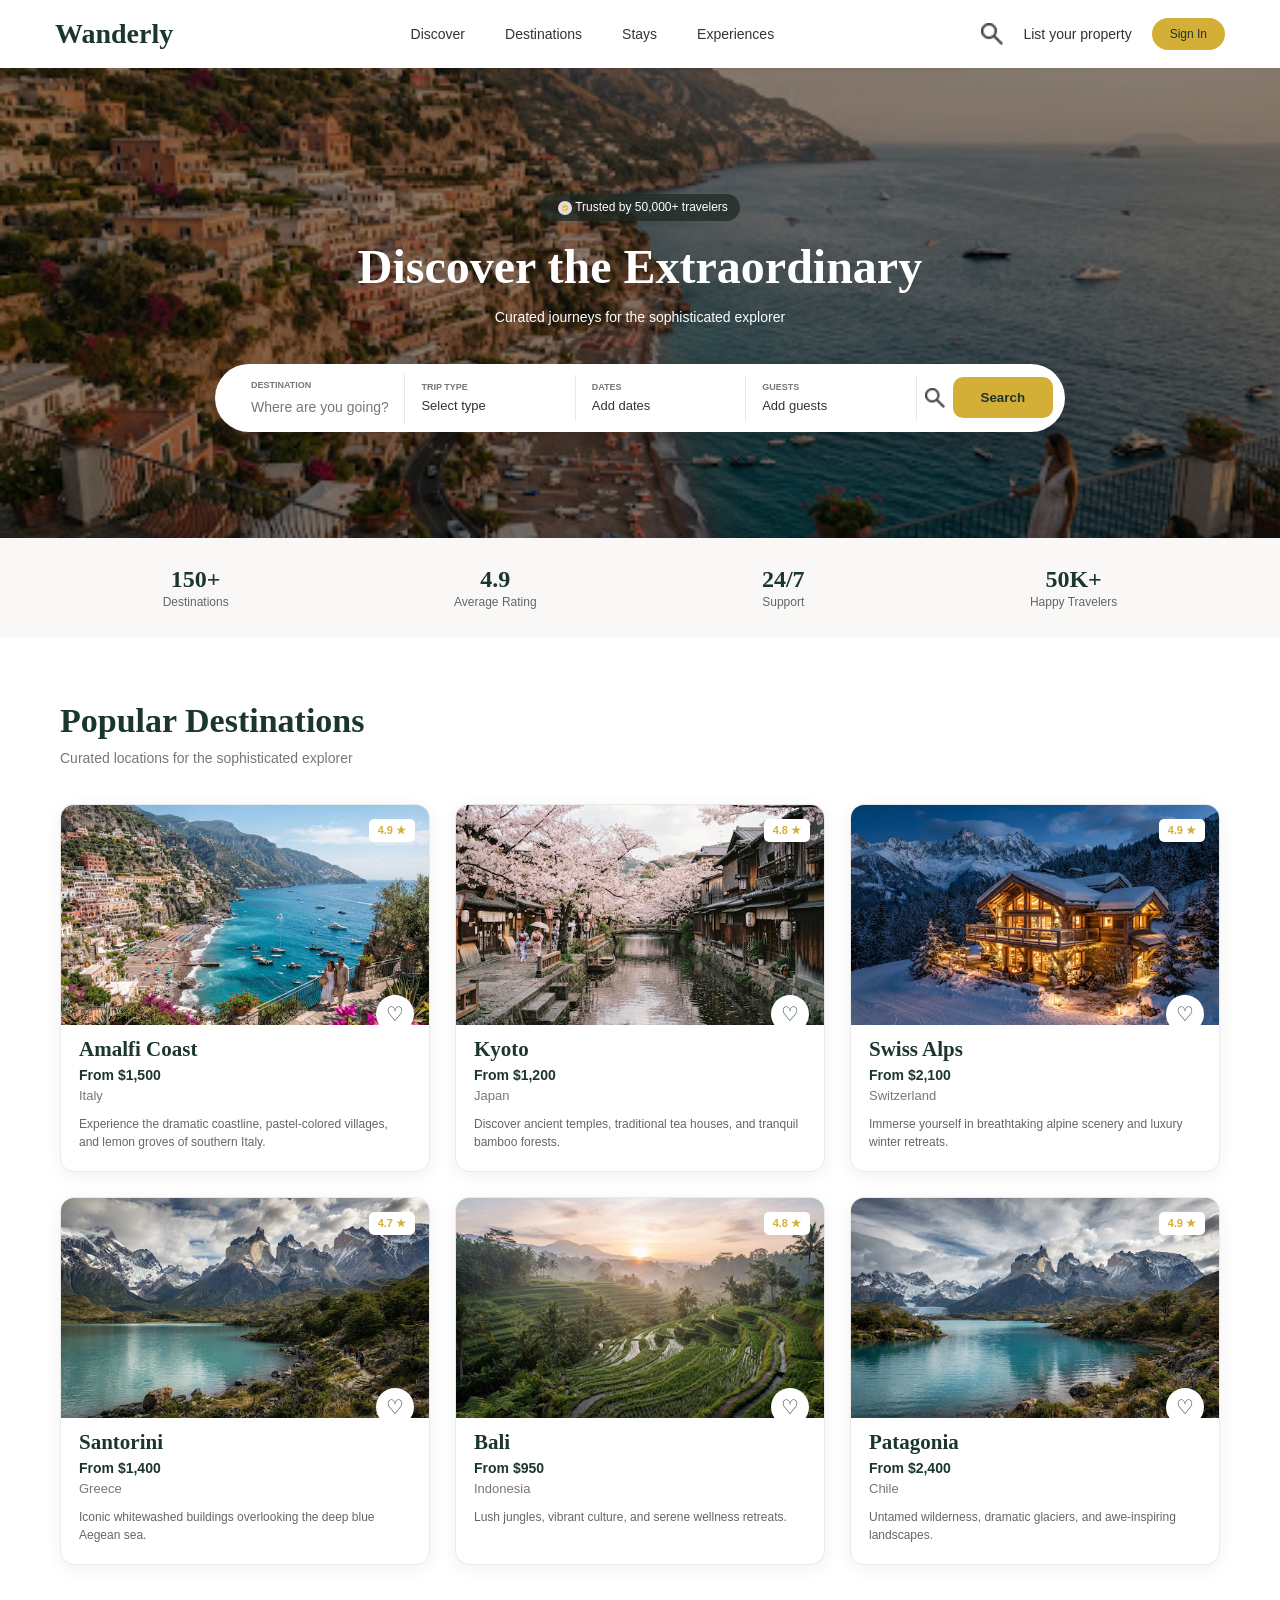
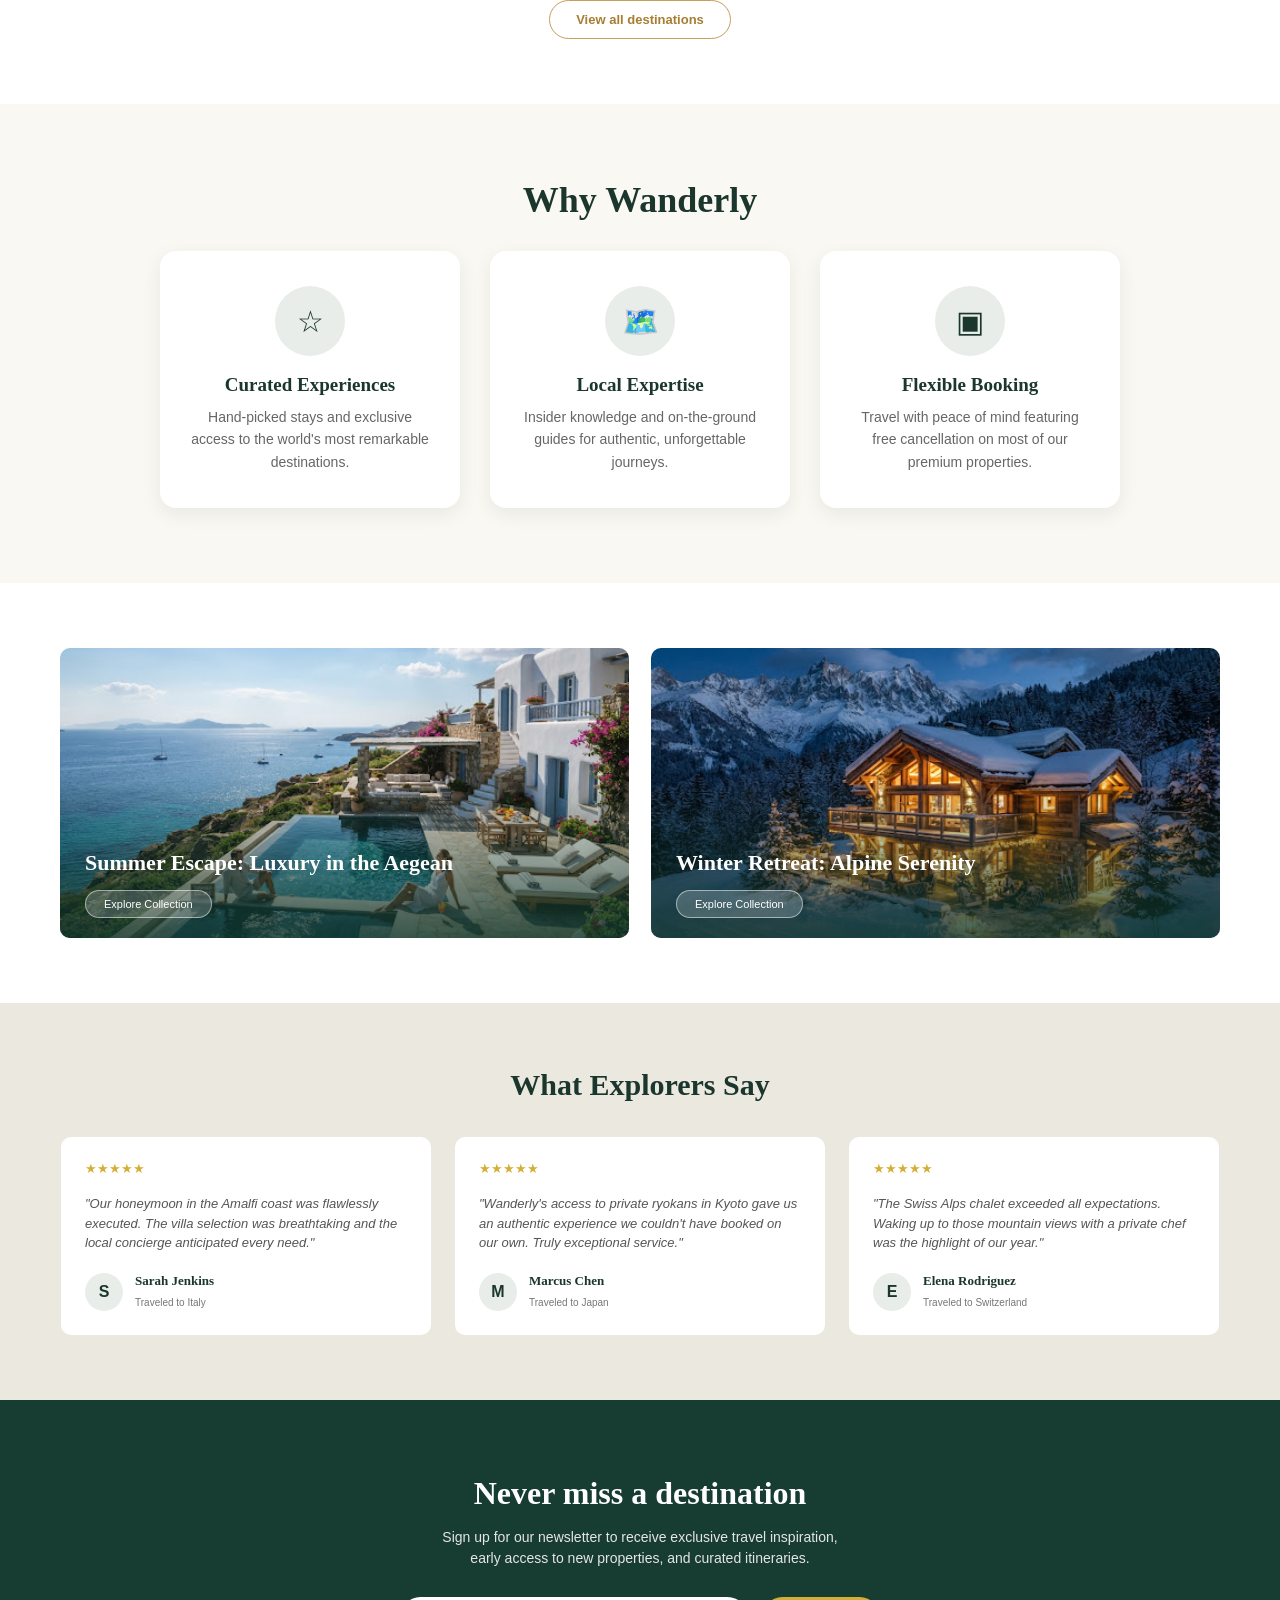
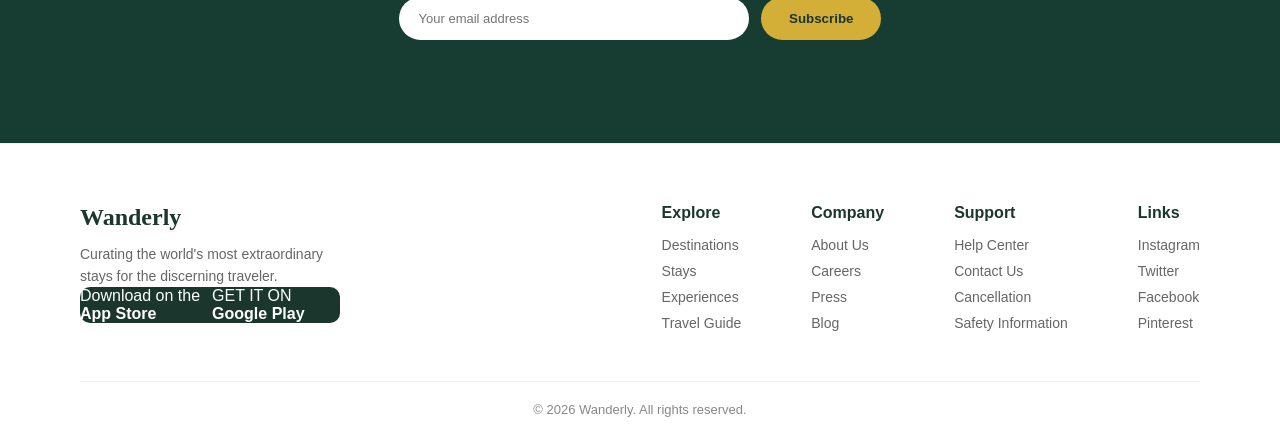
<file: index.html>
<!DOCTYPE html>
<html lang="en">

<head>
    <meta charset="UTF-8">
    <meta name="viewport" content="width=device-width, initial-scale=1.0">
    <title>Wanderly</title>
    <link rel="stylesheet" href="style.css">
</head>

<body>

    <header>

        <nav class="navbar">

            <a href="#" class="logo">Wanderly</a>

            <div class="nav-links">
                <a href="#">Discover</a>
                <a href="#">Destinations</a>
                <a href="#">Stays</a>
                <a href="#">Experiences</a>
            </div>

            <div class="nav-right">

                <span class="search-icon">
                    <img src="Button.png" alt="Search">
                </span>

                <a href="#">List your property</a>

               
    <button onclick="window.location.href='signin.html'">Sign In</button>
            </div>

<button class="hamburger" aria-label="Open menu">☰</button>

        </nav>

        <section class="hero">

            <div class="hero-content">
                <p>
                    <img src="tick.jpg" alt="">
                    Trusted by 50,000+ travelers
                </p>

                <h1>Discover the Extraordinary</h1>

                <p>Curated journeys for the sophisticated explorer</p>
            </div>

            <div class="search-box">

                <div>
    <strong>DESTINATION</strong>
    <input type="text" id="destinationInput" placeholder="Where are you going?">
</div>

                <div>
                    <strong>TRIP TYPE</strong>
                    <span>Select type</span>
                </div>

                <div>
                    <strong>DATES</strong>
                    <span>Add dates</span>
                </div>

                <div>
                    <strong>GUESTS</strong>
                    <span>Add guests</span>
                </div>

                <span>
                    <img src="Button.png" alt="">
                </span>

                <button id="searchBtn">Search</button>

            </div>

        </section>

        <section class="stats">

            <div>
                <h3>150+</h3>
                <p>Destinations</p>
            </div>

            <div>
                <h3>4.9</h3>
                <p>Average Rating</p>
            </div>

            <div>
                <h3>24/7</h3>
                <p>Support</p>
            </div>

            <div>
                <h3>50K+</h3>
                <p>Happy Travelers</p>
            </div>

        </section>

    </header>


   <section class="destinations" id="destinations">

    <h2>Popular Destinations</h2>
    <p>Curated locations for the sophisticated explorer</p>

    <div class="destination-cards">
           <div class="card">

    <img src="card1.jpg" alt="Amalfi Coast">

    <button class="save-btn" data-name="Amalfi Coast">♡</button>

    <span class="rating">4.9 ★</span>
    <h3>Amalfi Coast</h3>
    <h4>From $1,500</h4>
    <p>Italy</p>
    <span>Experience the dramatic coastline, pastel-colored villages, and lemon groves of southern Italy.</span>

</div>
<div class="card">

    <img src="card2.jpg" alt="Kyoto">

    <button class="save-btn" data-name="Kyoto">♡</button>

    <span class="rating">4.8 ★</span>
    <h3>Kyoto</h3>
    <h4>From $1,200</h4>
    <p>Japan</p>
    <span>Discover ancient temples, traditional tea houses, and tranquil bamboo forests.</span>

</div>

            <div class="card">

    <img src="card3.jpg" alt="Swiss Alps">

    <button class="save-btn" data-name="Swiss Alps">♡</button>

    <span class="rating">4.9 ★</span>
    <h3>Swiss Alps</h3>
    <h4>From $2,100</h4>
    <p>Switzerland</p>
    <span>Immerse yourself in breathtaking alpine scenery and luxury winter retreats.</span>

</div>
            <div class="card">

    <img src="card4.jpg" alt="Santorini">

    <button class="save-btn" data-name="Santorini">♡</button>

    <span class="rating">4.7 ★</span>
    <h3>Santorini</h3>
    <h4>From $1,400</h4>
    <p>Greece</p>
    <span>Iconic whitewashed buildings overlooking the deep blue Aegean sea.</span>

</div>

            <div class="card">

    <img src="card5.jpg" alt="Bali">

    <button class="save-btn" data-name="Bali">♡</button>

    <span class="rating">4.8 ★</span>
    <h3>Bali</h3>
    <h4>From $950</h4>
    <p>Indonesia</p>
    <span>Lush jungles, vibrant culture, and serene wellness retreats.</span>

</div>

            <div class="card">

    <img src="card6.jpg" alt="Patagonia">

    <button class="save-btn" data-name="Patagonia">♡</button>

    <span class="rating">4.9 ★</span>
    <h3>Patagonia</h3>
    <h4>From $2,400</h4>
    <p>Chile</p>
    <span>Untamed wilderness, dramatic glaciers, and awe-inspiring landscapes.</span>

</div>

        </div>

        <button class="view-all">View all destinations</button>

    </section>


    <section class="why">

        <h2>Why Wanderly</h2>

        <div class="features">

            <div>
                <span>☆</span>
                <h3>Curated Experiences</h3>
                <p>Hand-picked stays and exclusive access to the world's most remarkable destinations.</p>
            </div>

            <div>
                <span>🗺️</span>
                <h3>Local Expertise</h3>
                <p>Insider knowledge and on-the-ground guides for authentic, unforgettable journeys.</p>
            </div>

            <div>
                <span>▣</span>
                <h3>Flexible Booking</h3>
                <p>Travel with peace of mind featuring free cancellation on most of our premium properties.</p>
            </div>

        </div>

    </section>


    <section class="offers">

        <div class="offer-card">

            <img src="offercard1.jpg" alt="Summer Escape">

            <div class="offer-text">
                <h2>Summer Escape: Luxury in the Aegean</h2>
                <button>Explore Collection</button>
            </div>

        </div>

        <div class="offer-card">

            <img src="offercard2.jpg" alt="Winter Retreat">

            <div class="offer-text">
                <h2>Winter Retreat: Alpine Serenity</h2>
                <button>Explore Collection</button>
            </div>

        </div>

    </section>


    <section class="testimonials">

        <h2>What Explorers Say</h2>

        <div class="reviews">

            <div class="review">
                <span class="stars">★★★★★</span>

                <p>
                    "Our honeymoon in the Amalfi coast was flawlessly executed. The villa selection was breathtaking and
                    the local concierge anticipated every need."
                </p>

                <div class="user">
                    <span>S</span>

                    <div>
                        <h3>Sarah Jenkins</h3>
                        <small>Traveled to Italy</small>
                    </div>
                </div>
            </div>

            <div class="review">
                <span class="stars">★★★★★</span>

                <p>
                    "Wanderly's access to private ryokans in Kyoto gave us an authentic experience we couldn't have
                    booked on our own. Truly exceptional service."
                </p>

                <div class="user">
                    <span>M</span>

                    <div>
                        <h3>Marcus Chen</h3>
                        <small>Traveled to Japan</small>
                    </div>
                </div>
            </div>

            <div class="review">
                <span class="stars">★★★★★</span>

                <p>
                    "The Swiss Alps chalet exceeded all expectations. Waking up to those mountain views with a private
                    chef was the highlight of our year."
                </p>

                <div class="user">
                    <span>E</span>

                    <div>
                        <h3>Elena Rodriguez</h3>
                        <small>Traveled to Switzerland</small>
                    </div>
                </div>
            </div>

        </div>

    </section>


    <section class="newsletter">

        <h2>Never miss a destination</h2>

        <p>
            Sign up for our newsletter to receive exclusive travel inspiration,<br>
            early access to new properties, and curated itineraries.
        </p>

        <input type="email" id="email" placeholder="Your email address">
        <button id="subscribe">Subscribe</button>

        <p id="message"></p>

    </section>


    <footer class="footer">

        <div class="footer-content">

            <div class="footer-brand">

                <h2>Wanderly</h2>

                <p>
                    Curating the world's most extraordinary stays for the discerning traveler.
                </p>

                <div class="app-buttons">
                    <span>Download on the<br><strong>App Store</strong></span>
                    <span>GET IT ON<br><strong>Google Play</strong></span>
                </div>

            </div>


            <div class="footer-links">

                <div>
                    <h4>Explore</h4>
                    <a href="#">Destinations</a>
                    <a href="#">Stays</a>
                    <a href="#">Experiences</a>
                    <a href="#">Travel Guide</a>
                </div>

                <div>
                    <h4>Company</h4>
                    <a href="#">About Us</a>
                    <a href="#">Careers</a>
                    <a href="#">Press</a>
                    <a href="#">Blog</a>
                </div>

                <div>
                    <h4>Support</h4>
                    <a href="#">Help Center</a>
                    <a href="#">Contact Us</a>
                    <a href="#">Cancellation</a>
                    <a href="#">Safety Information</a>
                </div>

                <div>
                    <h4>Links</h4>
                    <a href="#">Instagram</a>
                    <a href="#">Twitter</a>
                    <a href="#">Facebook</a>
                    <a href="#">Pinterest</a>
                </div>

            </div>

        </div>


        <div class="footer-bottom">
            © 2026 Wanderly. All rights reserved.
        </div>

    </footer>


    <div class="mobile-menu">

        <span class="close">✕</span>

        <a href="#">Discover</a>
        <a href="#">Destinations</a>
        <a href="#">Stays</a>
        <a href="#">Experiences</a>
        <a href="#">Search</a>
        <a href="signin.html">Sign In</a>

    </div>


    <button id="topBtn">↑</button>

    <script src="script.js"></script>

</body>

</html>
</file>
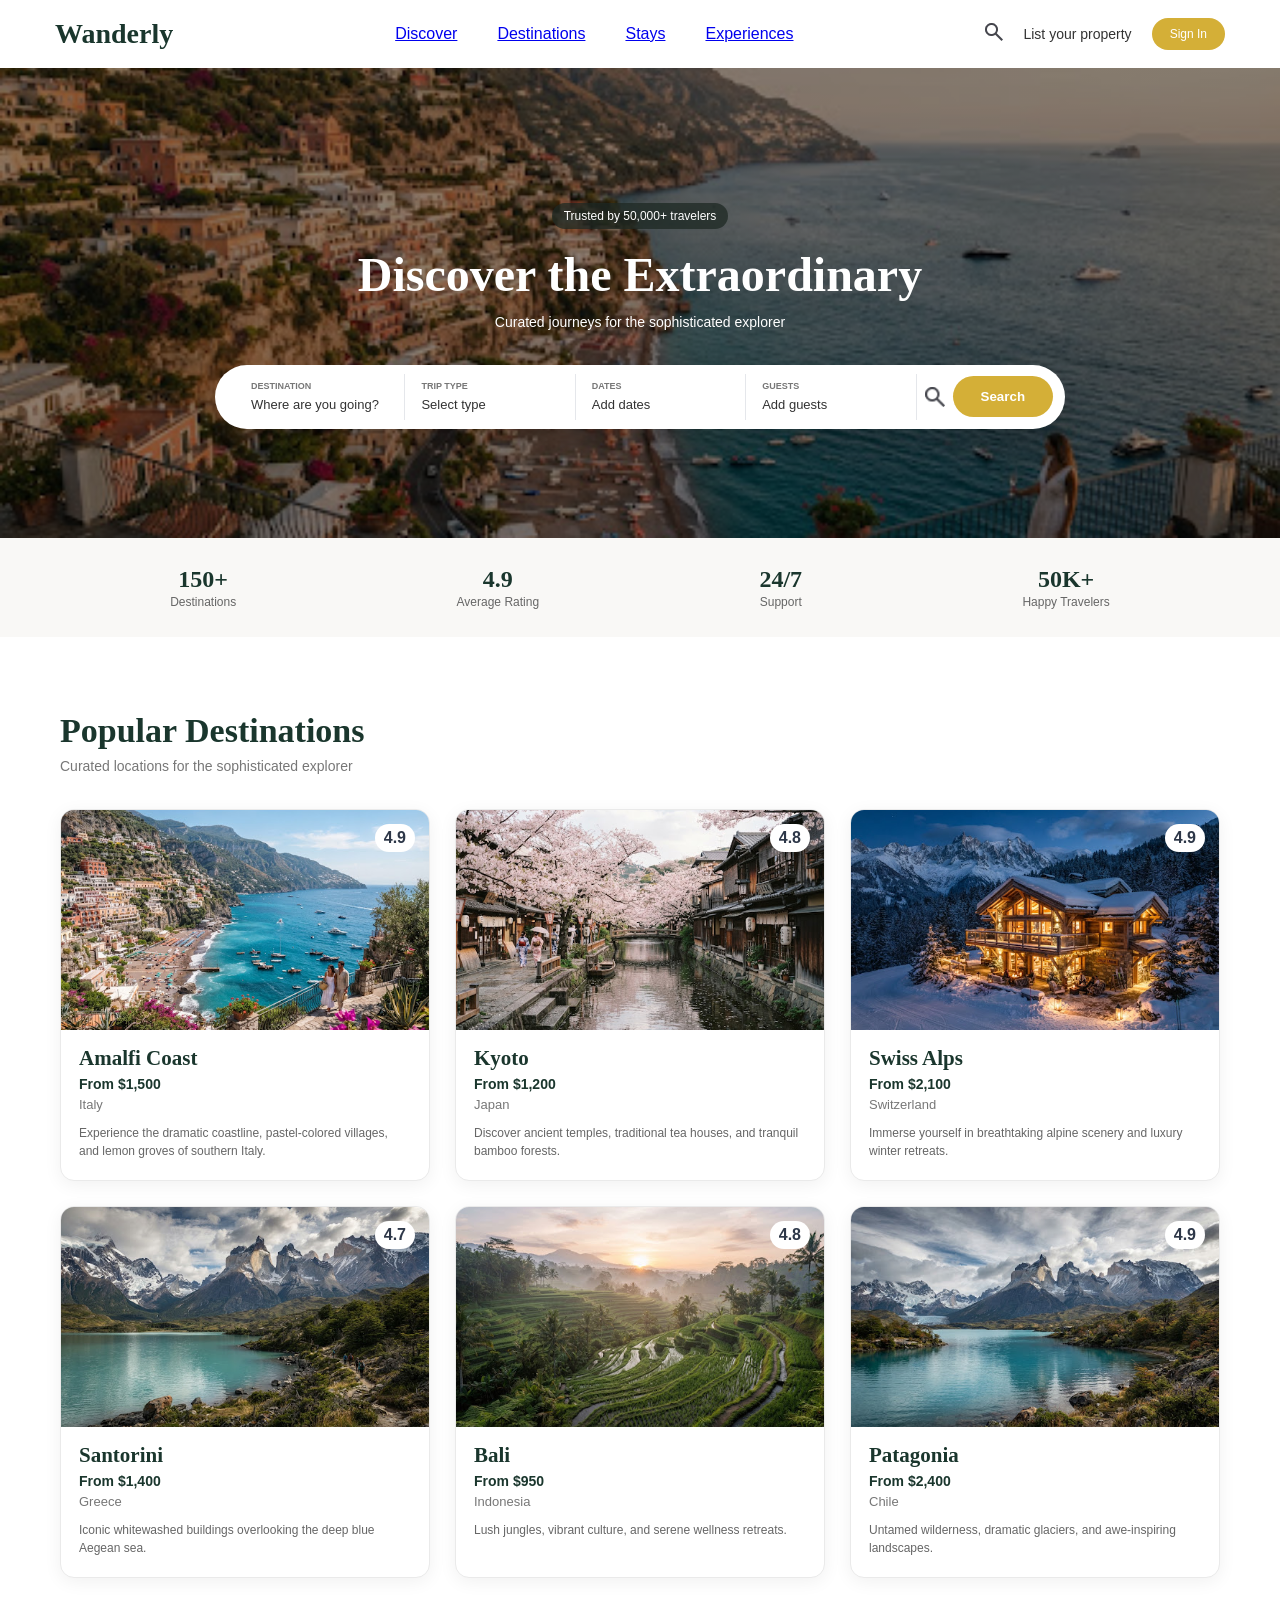
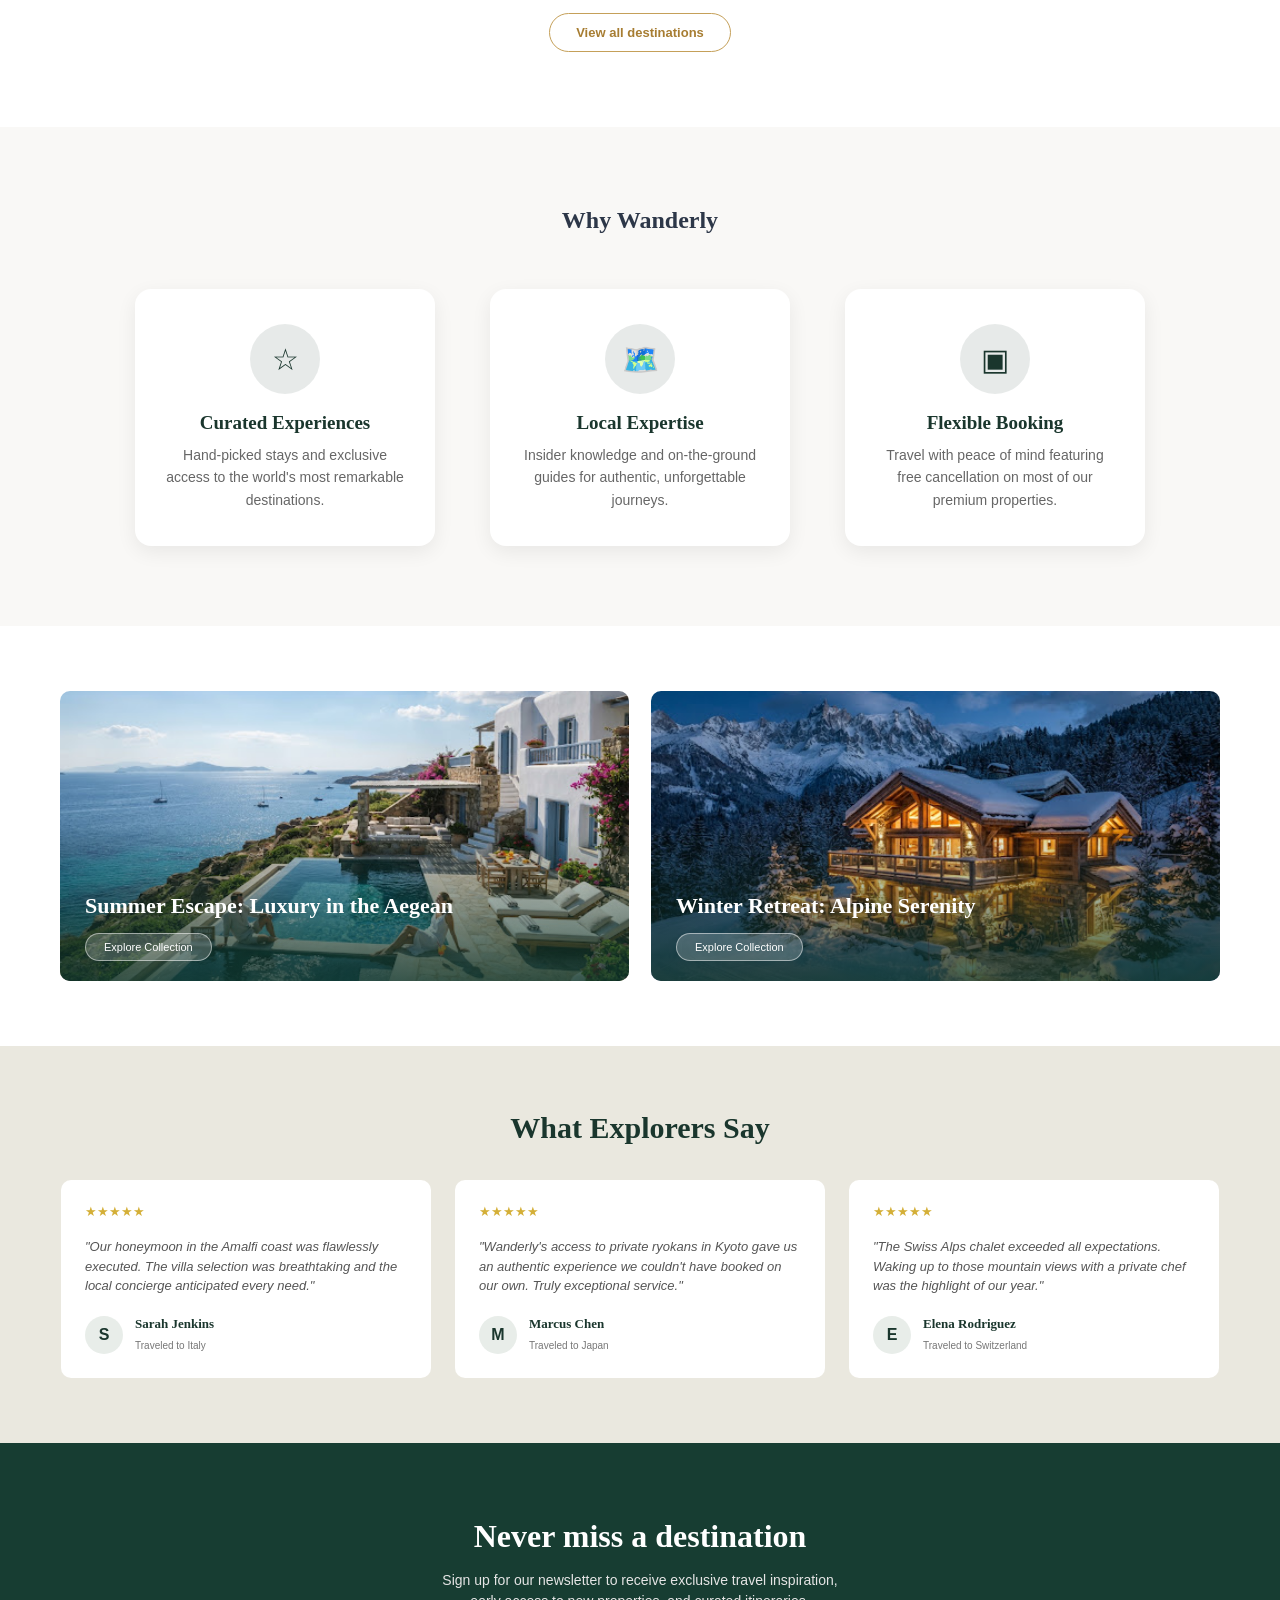
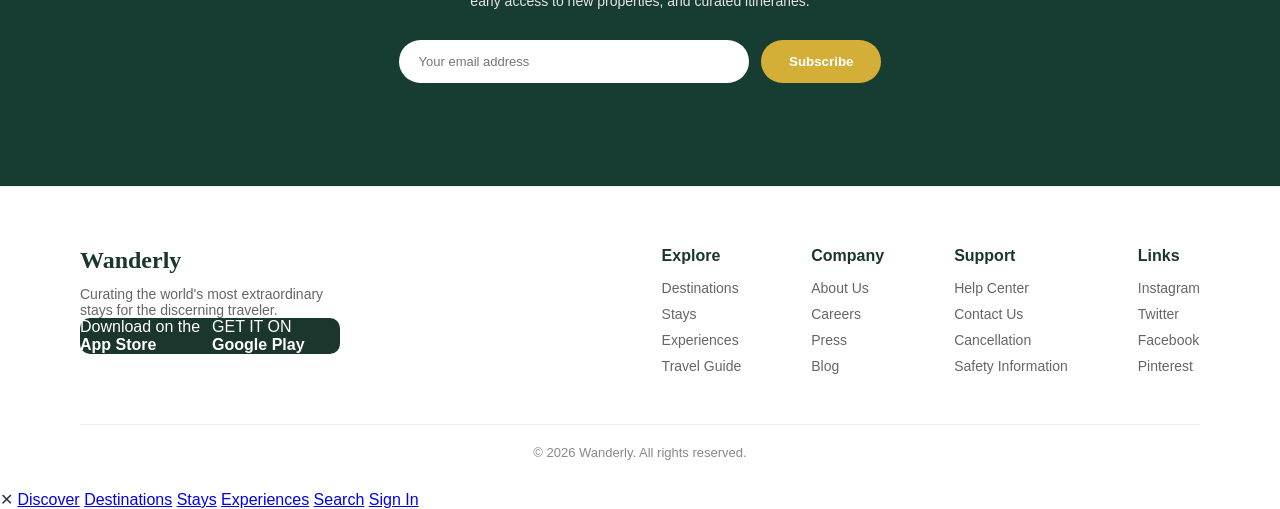
<file: TASK-1/TASK-1/index.html>
<!DOCTYPE html>
<html lang="en">

<head>
    <meta charset="UTF-8">
    <meta name="viewport" content="width=device-width, initial-scale=1.0">
    <title>Wanderly</title>
    <link rel="stylesheet" href="style.css">
</head>

<body>

    <header>

        <nav class="navbar">

            <a href="#" class="logo">Wanderly</a>

            <div class="nav-links">
                <a href="#">Discover</a>
                <a href="#">Destinations</a>
                <a href="#">Stays</a>
                <a href="#">Experiences</a>
            </div>

            <div class="nav-right">

                <span class="search-icon">
                    <img src="Button.png" alt="Search">
                </span>

                <a href="#">List your property</a>

                <button>Sign In</button>

            </div>

            <div class="hamburger">☰</div>

        </nav>

        <section class="hero">

            <div class="hero-content">
                <p>Trusted by 50,000+ travelers</p>
                <h1>Discover the Extraordinary</h1>
                <p>Curated journeys for the sophisticated explorer</p>
            </div>

            <div class="search-box">

                <div>
                    <strong>DESTINATION</strong>
                    <span>Where are you going?</span>
                </div>

                <div>
                    <strong>TRIP TYPE</strong>
                    <span>Select type</span>
                </div>

                <div>
                    <strong>DATES</strong>
                    <span>Add dates</span>
                </div>

                <div>
                    <strong>GUESTS</strong>
                    <span>Add guests</span>
                </div>

                <span>
                    <img src="Button.png" alt="">
                </span>

                <button id="searchBtn">Search</button>

            </div>

        </section>

        <section class="stats">

            <div>
                <h3>150+</h3>
                <p>Destinations</p>
            </div>

            <div>
                <h3>4.9</h3>
                <p>Average Rating</p>
            </div>

            <div>
                <h3>24/7</h3>
                <p>Support</p>
            </div>

            <div>
                <h3>50K+</h3>
                <p>Happy Travelers</p>
            </div>

        </section>

    </header>


    <section class="destinations">

        <h2>Popular Destinations</h2>
        <p>Curated locations for the sophisticated explorer</p>

        <div class="destination-cards">

            <div class="card">
                <img src="card1.jpg" alt="Amalfi Coast">
                <span class="rating">4.9</span>
                <h3>Amalfi Coast</h3>
                <h4>From $1,500</h4>
                <p>Italy</p>
                <span>Experience the dramatic coastline, pastel-colored villages, and lemon groves of southern Italy.</span>
            </div>

            <div class="card">
                <img src="card2.jpg" alt="Kyoto">
                <span class="rating">4.8</span>
                <h3>Kyoto</h3>
                <h4>From $1,200</h4>
                <p>Japan</p>
                <span>Discover ancient temples, traditional tea houses, and tranquil bamboo forests.</span>
            </div>

            <div class="card">
                <img src="card3.jpg" alt="Swiss Alps">
                <span class="rating">4.9</span>
                <h3>Swiss Alps</h3>
                <h4>From $2,100</h4>
                <p>Switzerland</p>
                <span>Immerse yourself in breathtaking alpine scenery and luxury winter retreats.</span>
            </div>

            <div class="card">
                <img src="card4.jpg" alt="Santorini">
                <span class="rating">4.7</span>
                <h3>Santorini</h3>
                <h4>From $1,400</h4>
                <p>Greece</p>
                <span>Iconic whitewashed buildings overlooking the deep blue Aegean sea.</span>
            </div>

            <div class="card">
                <img src="card5.jpg" alt="Bali">
                <span class="rating">4.8</span>
                <h3>Bali</h3>
                <h4>From $950</h4>
                <p>Indonesia</p>
                <span>Lush jungles, vibrant culture, and serene wellness retreats.</span>
            </div>

            <div class="card">
                <img src="card6.jpg" alt="Patagonia">
                <span class="rating">4.9</span>
                <h3>Patagonia</h3>
                <h4>From $2,400</h4>
                <p>Chile</p>
                <span>Untamed wilderness, dramatic glaciers, and awe-inspiring landscapes.</span>
            </div>

        </div>

        <button class="view-all">View all destinations</button>

    </section>


    <section class="why">

        <h2>Why Wanderly</h2>

        <div class="features">

            <div>
                <span>☆</span>
                <h3>Curated Experiences</h3>
                <p>Hand-picked stays and exclusive access to the world's most remarkable destinations.</p>
            </div>

            <div>
                <span>🗺️</span>
                <h3>Local Expertise</h3>
                <p>Insider knowledge and on-the-ground guides for authentic, unforgettable journeys.</p>
            </div>

            <div>
                <span>▣</span>
                <h3>Flexible Booking</h3>
                <p>Travel with peace of mind featuring free cancellation on most of our premium properties.</p>
            </div>

        </div>

    </section>


    <section class="offers">

        <div class="offer-card">

            <img src="offercard1.jpg" alt="Summer Escape">

            <div class="offer-text">
                <h2>Summer Escape: Luxury in the Aegean</h2>
                <button>Explore Collection</button>
            </div>

        </div>

        <div class="offer-card">

            <img src="offercard2.jpg" alt="Winter Retreat">

            <div class="offer-text">
                <h2>Winter Retreat: Alpine Serenity</h2>
                <button>Explore Collection</button>
            </div>

        </div>

    </section>


    <section class="testimonials">
    <h2>What Explorers Say</h2>

    <div class="reviews">

        <div class="review">
            <span class="stars">★★★★★</span>

            <p>
                "Our honeymoon in the Amalfi coast was flawlessly executed. The villa selection was breathtaking and
                the local concierge anticipated every need."
            </p>

            <div class="user">
                <span>S</span>
                <div>
                    <h3>Sarah Jenkins</h3>
                    <small>Traveled to Italy</small>
                </div>
            </div>
        </div>

        <div class="review">
            <span class="stars">★★★★★</span>

            <p>
                "Wanderly's access to private ryokans in Kyoto gave us an authentic experience we couldn't have
                booked on our own. Truly exceptional service."
            </p>

            <div class="user">
                <span>M</span>
                <div>
                    <h3>Marcus Chen</h3>
                    <small>Traveled to Japan</small>
                </div>
            </div>
        </div>

        <div class="review">
            <span class="stars">★★★★★</span>

            <p>
                "The Swiss Alps chalet exceeded all expectations. Waking up to those mountain views with a private
                chef was the highlight of our year."
            </p>

            <div class="user">
                <span>E</span>
                <div>
                    <h3>Elena Rodriguez</h3>
                    <small>Traveled to Switzerland</small>
                </div>
            </div>
        </div>

    </div>
</section>
    <section class="newsletter">

        <h2>Never miss a destination</h2>

        <p>
            Sign up for our newsletter to receive exclusive travel inspiration,<br>
            early access to new properties, and curated itineraries.
        </p>

        <input type="email" id="email" placeholder="Your email address">
        <button id="subscribe">Subscribe</button>

        <p id="message"></p>

    </section>


    <footer class="footer">

        <div class="footer-content">

            <div class="footer-brand">

                <h2>Wanderly</h2>

                <p>
                    Curating the world's most extraordinary stays for the discerning traveler.
                </p>

                <div class="app-buttons">
                    <span>Download on the<br><strong>App Store</strong></span>
                    <span>GET IT ON<br><strong>Google Play</strong></span>
                </div>

            </div>


            <div class="footer-links">

                <div>
                    <h4>Explore</h4>
                    <a href="#">Destinations</a>
                    <a href="#">Stays</a>
                    <a href="#">Experiences</a>
                    <a href="#">Travel Guide</a>
                </div>

                <div>
                    <h4>Company</h4>
                    <a href="#">About Us</a>
                    <a href="#">Careers</a>
                    <a href="#">Press</a>
                    <a href="#">Blog</a>
                </div>

                <div>
                    <h4>Support</h4>
                    <a href="#">Help Center</a>
                    <a href="#">Contact Us</a>
                    <a href="#">Cancellation</a>
                    <a href="#">Safety Information</a>
                </div>

                <div>
                    <h4>Links</h4>
                    <a href="#">Instagram</a>
                    <a href="#">Twitter</a>
                    <a href="#">Facebook</a>
                    <a href="#">Pinterest</a>
                </div>

            </div>

        </div>


        <div class="footer-bottom">
            © 2026 Wanderly. All rights reserved.
        </div>

    </footer>


    <div class="mobile-menu">

        <span class="close">✕</span>

        <a href="#">Discover</a>
        <a href="#">Destinations</a>
        <a href="#">Stays</a>
        <a href="#">Experiences</a>
        <a href="#">Search</a>
        <a href="#">Sign In</a>

    </div>


    <button id="topBtn">↑</button>

    <script src="script.js"></script>

</body>

</html>
</file>
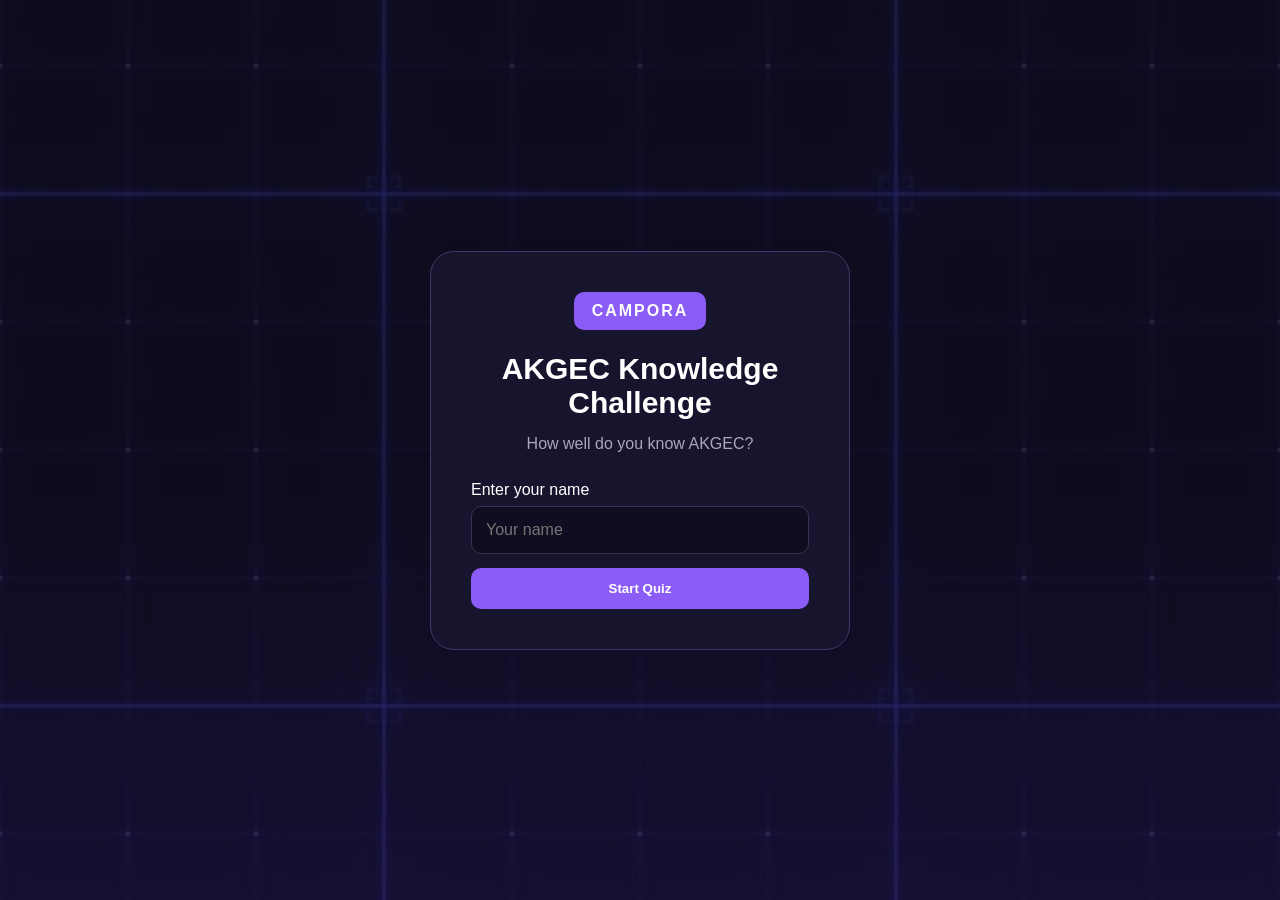
<file: TASK-1/TASK-3/index.html>
<!DOCTYPE html>
<html lang="en">
<head>
    <meta charset="UTF-8">
    <meta name="viewport" content="width=device-width, initial-scale=1.0">
    <title>CAMPORA | AKGEC Quiz</title>
    <link rel="stylesheet" href="style.css">
</head>
<body>

    <div class="login-container" id="login">
        <div class="login-card">
            <div class="logo">CAMPORA</div>
            <h1>AKGEC Knowledge Challenge</h1>
            <p>How well do you know AKGEC?</p>

            <label for="username">Enter your name</label>
            <input id="username" placeholder="Your name" aria-label="Enter your name">

            <button id="startBtn" tabindex="0">Start Quiz</button>
        </div>
    </div>

    <div class="quiz" id="quiz">

       <nav>
    <b>CAMPORA</b>
    <span id="name"></span>
    <span id="timer">10:00</span>
    <button id="themeToggle" tabindex="0">Light Mode</button>
</nav>

        <p id="number">Question 1 of 10</p>

        <div class="status-bar">
            <button id="attempted">Attempted: 0</button>
            <button id="unattempted">Unattempted: 10</button>
            <button id="reviewed">Review: 0</button>
        </div>

        <h2 id="question"></h2>

        <div id="options"></div>

       <button id="review" tabindex="0">Mark for Review</button>
<button id="next" tabindex="0">Next</button>
<button id="endTest" tabindex="0">End Test</button>

    </div>

    <div class="result" id="result">
        <div class="result-card">
            <h1>Quiz Completed!</h1>
            <h2 id="finalScore"></h2>
            <p id="resultMessage"></p>

            <div class="summary">
                <p>Correct: <span id="correctCount"></span></p>
                <p>Incorrect: <span id="incorrectCount"></span></p>
                <p>Unattempted: <span id="unattemptedCount"></span></p>
            </div>

            <button id="reattempt">Reattempt Quiz</button>
        </div>
    </div>

    <script src="script.js"></script>

</body>
</html>
</file>
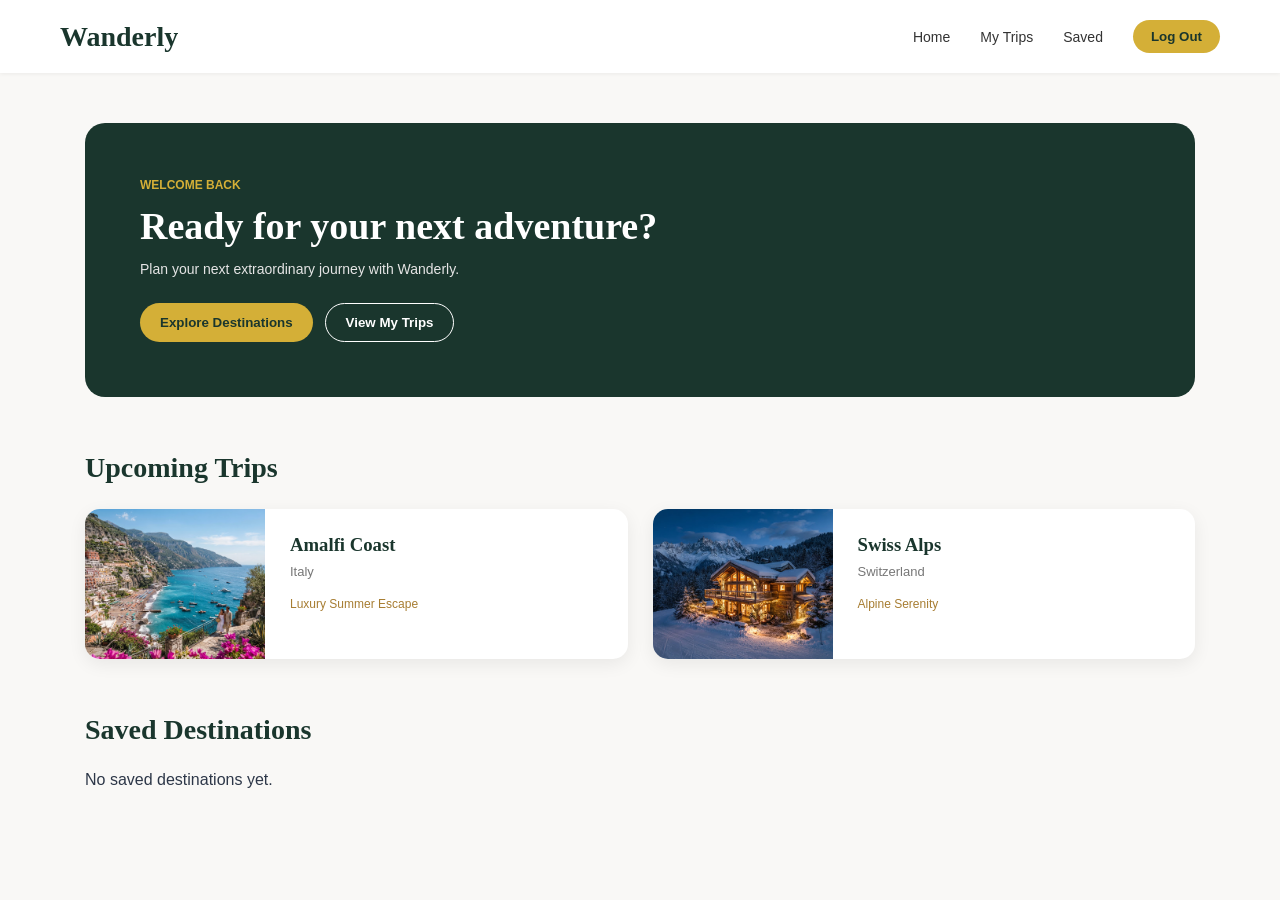
<file: dashboard.html>
<!DOCTYPE html>
<html lang="en">

<head>
    <meta charset="UTF-8">
    <meta name="viewport" content="width=device-width, initial-scale=1.0">

    <title>Dashboard - Wanderly</title>

    <link rel="stylesheet" href="dashboard.css">
</head>

<body>

    <header class="dashboard-header">

        <a href="index.html" class="logo">Wanderly</a>

        <nav>
            <a href="index.html">Home</a>
            <a href="#trips">My Trips</a>
            <a href="#saved">Saved</a>
            <button id="logout">Log Out</button>
        </nav>

    </header>


    <main>

        <section class="welcome">

            <p>WELCOME BACK</p>

            <h1>Ready for your next adventure?</h1>

            <span>Plan your next extraordinary journey with Wanderly.</span>

            <div class="welcome-buttons">
                <button id="exploreBtn">Explore Destinations</button>
                <button id="tripsBtn">View My Trips</button>
            </div>

        </section>


        <section class="trips" id="trips">

            <h2>Upcoming Trips</h2>

            <div class="trip-cards">

                <div class="trip-card">

                    <img src="card1.jpg" alt="Amalfi Coast">

                    <div>
                        <h3>Amalfi Coast</h3>
                        <p>Italy</p>
                        <span>Luxury Summer Escape</span>
                    </div>

                </div>


                <div class="trip-card">

                    <img src="card3.jpg" alt="Swiss Alps">

                    <div>
                        <h3>Swiss Alps</h3>
                        <p>Switzerland</p>
                        <span>Alpine Serenity</span>
                    </div>

                </div>

            </div>

        </section>


        <section class="saved" id="saved">

            <h2>Saved Destinations</h2>

            <div class="saved-grid" id="savedGrid">
            </div>

        </section>

    </main>


    <script src="dashboard.js"></script>

</body>

</html>
</file>
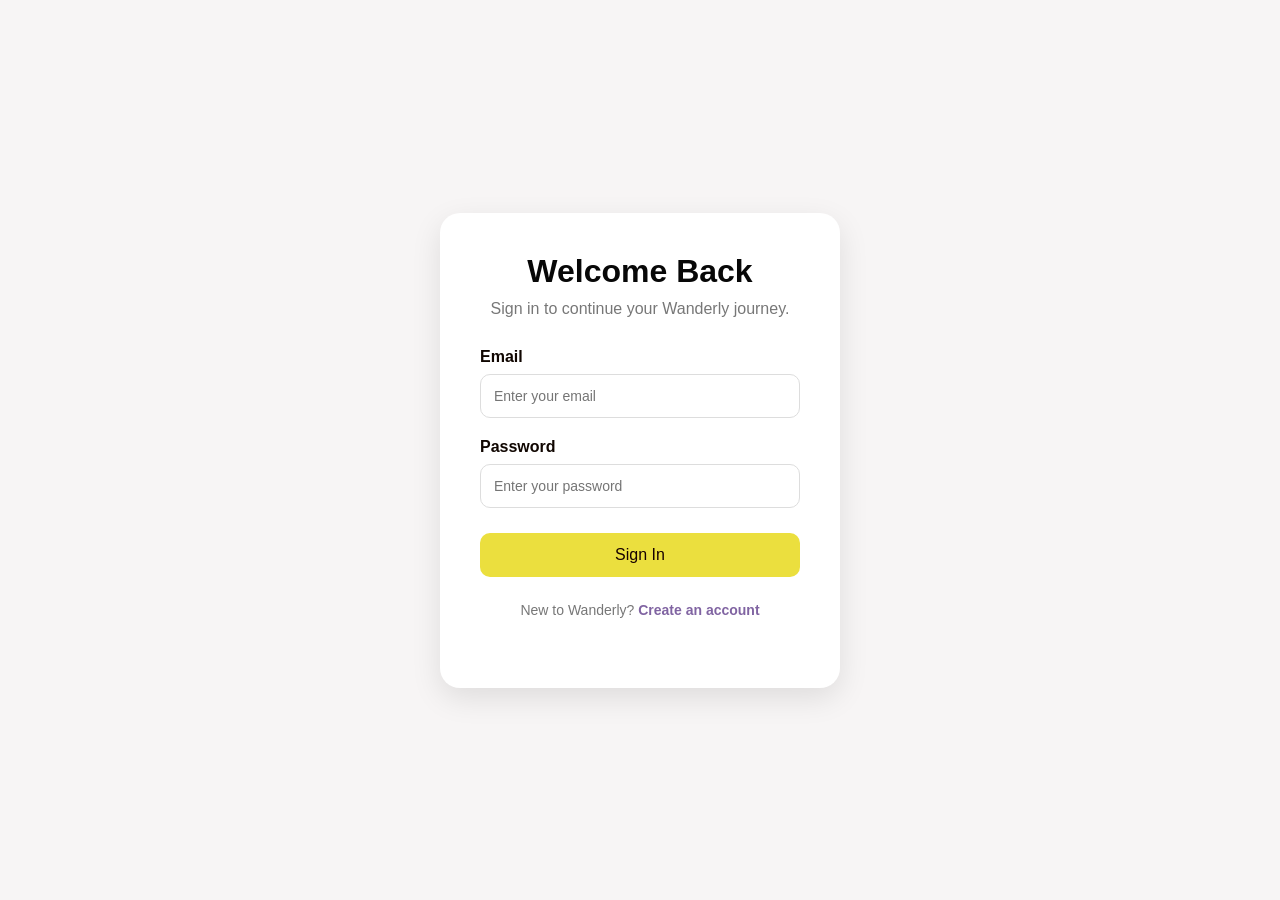
<file: signin.html>
<!DOCTYPE html>
<html lang="en">

<head>
    <meta charset="UTF-8">
    <meta name="viewport" content="width=device-width, initial-scale=1.0">
    <title>Sign In - Wanderly</title>
    <link rel="stylesheet" href="signin.css">
</head>

<body>

    <div class="signin-container">

        <div class="signin-box">

            <h1>Welcome Back</h1>
            <p>Sign in to continue your Wanderly journey.</p>

            <form id="signinForm">

                <label>Email</label>
                <input type="email" id="email" placeholder="Enter your email" required>

                <label>Password</label>
                <input type="password" id="password" placeholder="Enter your password" required>

                <button type="submit">Sign In</button>

            </form>

            <p class="signup-text">
                New to Wanderly? <a href="#">Create an account</a>
            </p>

        </div>

    </div>

    <script src="signin.js"></script>

</body>

</html>
</file>
<file: style.css>
* {
    margin: 0;
    padding: 0;
    box-sizing: border-box;
}

html {
    scroll-behavior: smooth;
    scroll-padding-top: 20px;
}

body {
    font-family: Arial, sans-serif;
    color: #2D3748;
    background: white;
    overflow-x: hidden;
}

h1, h2, h3 {
    font-family: Georgia, serif;
}

img {
    max-width: 100%;
}

button,
input {
    font-family: Arial, sans-serif;
}

button:focus-visible,
a:focus-visible,
input:focus-visible {
    outline: 2px solid #A77D32;
    outline-offset: 3px;
}

.navbar {
    display: flex;
    justify-content: space-between;
    align-items: center;
    padding: 18px 55px;
    background: white;
    box-shadow: 0 1px 4px rgba(0, 0, 0, 0.06);
    position: relative;
    z-index: 100;
}

.logo {
    font-family: Georgia, serif;
    font-size: 28px;
    font-weight: bold;
    color: #1A362D;
    text-decoration: none;
    white-space: nowrap;
}

.nav-links {
    display: flex;
    gap: 40px;
    margin-left: 30px;
}

.nav-links a,
.nav-right a {
    color: #333;
    text-decoration: none;
    font-size: 14px;
}

.nav-links a:hover,
.nav-right a:hover {
    color: #A77D32;
}

.nav-right {
    display: flex;
    align-items: center;
    gap: 20px;
}

.nav-right a {
    white-space: nowrap;
}

.nav-right button {
    padding: 9px 18px;
    border: none;
    border-radius: 20px;
    background: #D4AF37;
    color: #1A362D;
    font-size: 12px;
    cursor: pointer;
}

.search-icon {
    display: flex;
    align-items: center;
    cursor: pointer;
}

.search-icon img {
    width: 22px;
    height: 22px;
    object-fit: contain;
}

.hamburger {
    display: none;
    border: none;
    background: transparent;
    color: #1A362D;
    font-size: 28px;
    line-height: 1;
    cursor: pointer;
}

.mobile-menu {
    display: none;
    position: fixed;
    top: 0;
    right: 0;
    width: 85%;
    max-width: 320px;
    height: 100vh;
    padding: 80px 25px 30px;
    background: white;
    box-shadow: -5px 0 20px rgba(0, 0, 0, 0.15);
    z-index: 1000;
    flex-direction: column;
    gap: 25px;
    overflow-y: auto;
}

.mobile-menu.active {
    display: flex;
}

.mobile-menu a {
    color: #1A362D;
    font-size: 17px;
    text-decoration: none;
    padding: 5px 0;
}

.mobile-menu a:hover {
    color: #A77D32;
}

.mobile-menu .close {
    position: absolute;
    top: 22px;
    right: 25px;
    color: #1A362D;
    font-size: 27px;
    cursor: pointer;
}

.hero {
    min-height: 470px;
    padding: 75px 20px 55px;
    text-align: center;
    color: white;
    background:
        linear-gradient(
            rgba(0, 0, 0, 0.45),
            rgba(0, 0, 0, 0.45)
        ),
        url("bg.jpg") center/cover no-repeat;
    display: flex;
    flex-direction: column;
    align-items: center;
    justify-content: center;
}

.hero-content {
    width: 100%;
}

.hero-content p:first-child {
    display: inline-block;
    padding: 6px 12px;
    margin-bottom: 18px;
    background: rgba(30, 40, 35, 0.75);
    border-radius: 20px;
    font-size: 12px;
    color: white;
}

.hero-content p img {
    width: 14px;
    height: 14px;
    object-fit: contain;
    margin-left: 6px;
    border-radius: 40px;
    background: transparent;
    vertical-align: middle;
}

.hero h1 {
    font-size: 48px;
    margin-bottom: 12px;
    color: white;
}

.hero-content p:last-child {
    font-size: 14px;
    line-height: 1.6;
    color: white;
}

.search-box {
    max-width: 850px;
    width: 100%;
    margin: 35px auto 0;
    padding: 9px 12px 9px 20px;
    display: flex;
    align-items: center;
    background: white;
    color: #333333;
    border-radius: 50px;
    box-shadow: 0 15px 35px rgba(0, 0, 0, 0.18);
    scroll-margin-top: 20px;
}

.search-box > div {
    flex: 1;
    min-width: 0;
    padding: 7px 16px;
    text-align: left;
    border-right: 1px solid #E5E7EB;
}

.search-box strong {
    display: block;
    font-size: 9px;
    color: #777777;
    margin-bottom: 4px;
}

.search-box div span {
    font-size: 13px;
    color: #333333;
}

.search-box > span {
    display: flex;
    align-items: center;
    justify-content: center;
    padding: 0 8px;
}

.search-box > span img {
    width: 20px;
    height: 20px;
    object-fit: contain;
}

.search-box button {
    padding: 13px 28px;
    border: none;
    border-radius: 10px;
    background: #D4AF37;
    color: #1A362D;
    font-weight: bold;
    cursor: pointer;
}

.stats {
    display: flex;
    justify-content: space-around;
    align-items: center;
    gap: 20px;
    padding: 28px 60px;
    background: #F9F8F6;
    text-align: center;
}

.stats h3 {
    color: #1A362D;
    font-size: 24px;
    margin-bottom: 2px;
}

.stats p {
    color: #666666;
    font-size: 12px;
}

.destinations {
    max-width: 1200px;
    margin: auto;
    padding: 65px 20px;
    scroll-margin-top: 20px;
}

.destinations > h2 {
    color: #1A362D;
    font-size: 34px;
    margin-bottom: 8px;
}

.destinations > p {
    color: #777777;
    font-size: 14px;
    line-height: 1.5;
    margin-bottom: 35px;
}

.destination-cards {
    display: grid;
    grid-template-columns: repeat(3, minmax(0, 1fr));
    gap: 25px;
}

.destination-cards span {
    border-radius: 5px;
    color: #D4AF37;
}

.card {
    position: relative;
    background: white;
    border: 1px solid #EAEAEA;
    border-radius: 14px;
    overflow: hidden;
    box-shadow: 0 4px 18px rgba(0, 0, 0, 0.06);
    transition: transform 0.3s, box-shadow 0.3s;
}

.card:hover {
    transform: translateY(-5px);
    box-shadow: 0 10px 25px rgba(0, 0, 0, 0.10);
}

.card img {
    display: block;
    width: 100%;
    height: 220px;
    object-fit: cover;
}

.rating {
    position: absolute;
    top: 14px;
    right: 14px;
    padding: 5px 9px;
    border-radius: 20px;
    background: white;
    color: #1A362D;
    font-size: 11px;
    font-weight: bold;
    z-index: 2;
}

.card h3 {
    color: #1A362D;
    font-size: 21px;
    margin: 12px 18px 5px;
}

.card h4 {
    color: #1A362D;
    font-size: 14px;
    margin: 5px 18px;
}

.card p {
    color: #777777;
    font-size: 13px;
    margin: 5px 18px;
}

.card > span:last-child {
    display: block;
    color: #666666;
    font-size: 12px;
    line-height: 1.5;
    margin: 12px 18px 20px;
}

.card .save-btn {
    position: absolute;
    top: 190px;
    right: 15px;
    width: 38px;
    height: 38px;
    border: none;
    border-radius: 50%;
    background: white;
    color: #1A362D;
    font-size: 20px;
    cursor: pointer;
    z-index: 3;
}

.card .save-btn:hover,
.card .save-btn.saved {
    background: #D4AF37;
    color: white;
}

#destinationInput {
    width: 100%;
    max-width: 180px;
    margin-top: 5px;
    border: none;
    outline: none;
    font-size: 14px;
}

#destinationInput::placeholder {
    color: #777;
}

.view-all {
    display: block;
    margin: 35px auto 0;
    padding: 11px 26px;
    border: 1px solid #C5A059;
    border-radius: 25px;
    background: white;
    color: #A77D32;
    cursor: pointer;
    font-size: 13px;
    font-weight: bold;
    transition: 0.3s;
}

.view-all:hover {
    background: #C5A059;
    color: white;
}

.why {
    padding: 75px 20px;
    text-align: center;
    background: #FAF8F2;
}

.why h2 {
    color: #1A362D;
    font-size: 36px;
    margin-bottom: 12px;
}

.features {
    display: flex;
    justify-content: center;
    gap: 30px;
    margin-top: 30px;
}

.features > div {
    width: 300px;
    padding: 35px 30px;
    background: white;
    border-radius: 16px;
    box-shadow: 0 6px 20px rgba(0, 0, 0, 0.07);
    display: flex;
    flex-direction: column;
    align-items: center;
    justify-content: center;
}

.features span {
    display: flex;
    align-items: center;
    justify-content: center;
    width: 70px;
    height: 70px;
    margin-bottom: 18px;
    border-radius: 50%;
    background: #E8EDE9;
    color: #1A362D;
    font-size: 30px;
}

.features h3 {
    color: #1A362D;
    font-size: 19px;
    margin-bottom: 10px;
}

.features p {
    color: #666666;
    font-size: 14px;
    line-height: 1.6;
}

.offers {
    max-width: 1200px;
    margin: auto;
    padding: 65px 20px;
    display: flex;
    gap: 22px;
    scroll-margin-top: 20px;
}

.offer-card {
    flex: 1;
    min-width: 0;
    height: 290px;
    position: relative;
    border-radius: 10px;
    overflow: hidden;
}

.offer-card img {
    width: 100%;
    height: 100%;
    object-fit: cover;
}

.offer-text {
    position: absolute;
    left: 0;
    right: 0;
    bottom: 0;
    padding: 70px 25px 20px;
    background: linear-gradient(
        transparent,
        rgba(15, 55, 45, 0.8)
    );
}

.offer-text h2 {
    color: white;
    font-size: 22px;
    margin-bottom: 14px;
}

.offer-text button {
    padding: 7px 18px;
    border: 1px solid rgba(255, 255, 255, 0.5);
    border-radius: 20px;
    background: rgba(255, 255, 255, 0.2);
    color: white;
    font-size: 11px;
    cursor: pointer;
}

.testimonials {
    padding: 65px 20px;
    text-align: center;
    background: #EAE8DF;
}

.testimonials h2 {
    color: #1A362D;
    font-size: 30px;
    margin-bottom: 35px;
}

.reviews {
    display: flex;
    justify-content: center;
    gap: 24px;
}

.review {
    flex: 1;
    max-width: 370px;
    padding: 24px;
    background: white;
    border-radius: 10px;
    text-align: left;
}

.review .stars {
    display: block;
    color: #D4AF37;
    font-size: 13px;
    margin-bottom: 18px;
}

.review > p {
    color: #555;
    font-size: 13px;
    font-style: italic;
    line-height: 1.5;
    margin-bottom: 20px;
}

.review .user {
    display: flex;
    align-items: center;
    gap: 12px;
}

.review .user > span {
    width: 38px;
    height: 38px;
    flex-shrink: 0;
    border-radius: 50%;
    background: #E8EDE9;
    display: flex;
    align-items: center;
    justify-content: center;
    color: #1A362D;
    font-weight: bold;
}

.review .user h3 {
    color: #1A362D;
    font-size: 13px;
    margin-bottom: 3px;
}

.review .user small {
    color: #777;
    font-size: 10px;
}

.newsletter {
    padding: 75px 20px;
    text-align: center;
    background: #173D32;
    color: white;
}

.newsletter h2 {
    font-size: 32px;
    margin-bottom: 15px;
    color: white;
}

.newsletter > p {
    font-size: 14px;
    line-height: 1.5;
    margin-bottom: 28px;
    color: #E5E5E5;
}

.newsletter input {
    width: 350px;
    max-width: 100%;
    padding: 14px 20px;
    border: none;
    border-radius: 25px;
    font-size: 13px;
    outline: none;
}

.newsletter button {
    padding: 14px 28px;
    margin-left: 8px;
    border: none;
    border-radius: 25px;
    background: #D4AF37;
    color: #1A362D;
    font-weight: bold;
    cursor: pointer;
}

#message {
    margin-top: 12px;
}

.footer {
    padding: 60px 80px 30px;
    background: white;
    border-top: 1px solid #EEEEEE;
}

.footer-content {
    max-width: 1200px;
    margin: auto;
    display: flex;
    justify-content: space-between;
    gap: 40px;
}

.footer-brand {
    max-width: 260px;
}

.footer-brand h2 {
    color: #1A362D;
}

.footer-brand p {
    color: #666666;
    font-size: 14px;
    line-height: 1.6;
    margin-top: 12px;
}

.footer-links {
    display: flex;
    gap: 70px;
}

.footer-links h4 {
    color: #1A362D;
    margin-bottom: 15px;
}

.footer-links a {
    display: block;
    color: #666666;
    text-decoration: none;
    font-size: 14px;
    margin-bottom: 10px;
}

.footer-links a:hover {
    color: #A77D32;
}

.footer-bottom {
    margin-top: 40px;
    padding-top: 20px;
    border-top: 1px solid #EEEEEE;
    text-align: center;
    color: #888888;
    font-size: 13px;
}

.app-buttons {
    display: flex;
    gap: 12px;
    color: white;
    background-color: #1A362D;
    border-radius: 10px;
}

#topBtn {
    display: none;
    position: fixed;
    right: 20px;
    bottom: 20px;
    width: 42px;
    height: 42px;
    border: none;
    border-radius: 50%;
    background: #1A362D;
    color: white;
    font-size: 23px;
    cursor: pointer;
    z-index: 90;
}

@media (max-width: 900px) {
    .navbar {
        padding: 16px 22px;
    }

    .nav-links {
        gap: 16px;
        margin-left: 10px;
    }

    .nav-right {
        gap: 10px;
    }

    .destination-cards {
        grid-template-columns: repeat(2, minmax(0, 1fr));
    }

    .features {
        flex-wrap: wrap;
        gap: 18px;
    }

    .features > div {
        width: calc(50% - 15px);
        padding: 28px 18px;
    }

    .footer {
        padding: 50px 30px 25px;
    }

    .footer-links {
        gap: 25px;
    }
}

@media (max-width: 768px) {
    .navbar {
        padding: 15px 18px;
    }

    .logo {
        font-size: 24px;
    }

    .nav-links,
    .nav-right {
        display: none;
    }

    .hamburger {
        display: block;
        padding: 4px;
    }

    .mobile-menu {
        width: 85%;
        max-width: 320px;
    }

    .hero {
        min-height: 0;
        padding: 55px 18px 35px;
        background-position: center;
    }

    .hero-content p:first-child {
        margin-bottom: 14px;
    }

    .hero h1 {
        font-size: clamp(30px, 7vw, 38px);
        line-height: 1.2;
    }

    .hero-content p:last-child {
        max-width: 420px;
        margin: 0 auto;
        font-size: 13px;
        line-height: 1.6;
    }

    .search-box {
        margin-top: 25px;
        padding: 14px;
        flex-direction: column;
        align-items: stretch;
        border-radius: 18px;
        gap: 0;
    }

    .search-box > div {
        width: 100%;
        padding: 12px 8px;
        border-right: none;
        border-bottom: 1px solid #EEEEEE;
    }

    .search-box > span {
        display: none;
    }

    #destinationInput {
        max-width: 100%;
    }

    .search-box button {
        width: 100%;
        margin-top: 12px;
    }

    .stats {
        flex-wrap: wrap;
        justify-content: center;
        gap: 25px 12px;
        padding: 25px 12px;
    }

    .stats > div {
        width: calc(50% - 12px);
    }

    .stats h3 {
        font-size: 22px;
    }

    .stats p {
        font-size: 11px;
    }

    .destinations {
        padding: 42px 18px;
    }

    .destinations > h2 {
        font-size: 29px;
    }

    .destinations > p {
        margin-bottom: 24px;
    }

    .destination-cards {
        grid-template-columns: 1fr;
        gap: 20px;
    }

    .card img {
        height: 230px;
    }

    .card .save-btn {
        top: 190px;
    }

    .why {
        padding: 50px 18px;
    }

    .why h2 {
        font-size: 29px;
    }

    .features {
        flex-direction: column;
        align-items: center;
        gap: 18px;
        margin-top: 24px;
    }

    .features > div {
        width: 100%;
        max-width: 400px;
        padding: 28px 22px;
    }

    .offers {
        padding: 40px 18px;
        flex-direction: column;
        gap: 18px;
    }

    .offer-card {
        width: 100%;
        flex: none;
        height: 250px;
    }

    .testimonials {
        padding: 45px 18px;
    }

    .testimonials h2 {
        font-size: 27px;
    }

    .reviews {
        flex-direction: column;
        align-items: center;
        gap: 18px;
    }

    .review {
        width: 100%;
        max-width: 420px;
    }

    .newsletter {
        padding: 50px 20px;
    }

    .newsletter h2 {
        font-size: 27px;
    }

    .newsletter input {
        width: 100%;
        margin: 0 0 12px;
    }

    .newsletter button {
        width: 100%;
        margin: 0;
    }

    .footer {
        padding: 40px 22px 20px;
    }

    .footer-content {
        flex-direction: column;
        gap: 30px;
    }

    .footer-brand {
        max-width: 100%;
    }

    .footer-links {
        flex-wrap: wrap;
        gap: 25px 35px;
    }

    .app-buttons {
        flex-wrap: wrap;
    }
}

@media (max-width: 380px) {
    .navbar {
        padding: 14px;
    }

    .logo {
        font-size: 22px;
    }

    .hero {
        padding: 42px 14px 28px;
    }

    .hero h1 {
        font-size: 29px;
    }

    .stats {
        gap: 20px 8px;
    }

    .stats > div {
        width: calc(50% - 8px);
    }

    .destinations > h2 {
        font-size: 25px;
    }

    .card img {
        height: 200px;
    }

    .card .save-btn {
        top: 160px;
    }

    .footer-links {
        gap: 22px;
    }
}

@media (prefers-reduced-motion: reduce) {
    html {
        scroll-behavior: auto;
    }

    *,
    *::before,
    *::after {
        animation-duration: 0.01ms !important;
        animation-iteration-count: 1 !important;
        transition-duration: 0.01ms !important;
    }
}
@media (max-width: 768px) {
    .search-box > span {
        display: none;
    }
}
</file>
<file: TASK-1/TASK-1/style.css>
* {
    margin: 0;
    padding: 0;
    box-sizing: border-box;
}

html {
    scroll-behavior: smooth;
}

body {
    font-family: Arial, sans-serif;
    color: #2D3748;
    background: white;
    overflow-x: hidden;
}

h1,
h2,
h3 {
    font-family: Georgia, serif;
}


.navbar {
    display: flex;
    justify-content: space-between;
    align-items: center;
    padding: 18px 55px;
    background: white;
    box-shadow: 0 1px 4px rgba(0, 0, 0, 0.06);
}

.logo {
    font-family: Georgia, serif;
    font-size: 28px;
    font-weight: bold;
    color: #1A362D;
    text-decoration: none;
}

.nav-links {
    display: flex;
    gap: 40px;
    margin-left: 30px;
}

.nav-right {
    display: flex;
    align-items: center;
    gap: 20px;
}
.nav-right a {
    color: #333;
    text-decoration: none;
    font-size: 14px;
    white-space: nowrap;
}
.nav-right button {
    padding: 9px 18px;
    border: none;
    border-radius: 20px;
    background: #D4AF37;
    color: white;
    font-size: 12px;
    cursor: pointer;
}
.hamburger {
    display: none;
}



.hero {
    min-height: 470px;
    padding: 90px 20px 65px;
    text-align: center;
    color: white;

    background:
        linear-gradient(
            rgba(0, 0, 0, 0.45),
            rgba(0, 0, 0, 0.45)
        ),
        url("bg.jpg") center/cover no-repeat;

    display: flex;
    flex-direction: column;
    align-items: center;
    justify-content: center;
}

.hero-content p:first-child {
    display: inline-block;
    padding: 6px 12px;
    margin-bottom: 18px;

    background: rgba(30, 40, 35, 0.75);
    border-radius: 20px;

    font-size: 12px;
    color: white;
}

.hero h1 {
    font-size: 48px;
    margin-bottom: 12px;
    color: white;
}

.hero-content p:last-child {
    font-size: 14px;
    color: white;
}



.search-box {
    max-width: 850px;
    width: 100%;
    margin: 35px auto 0;
    padding: 9px 12px 9px 20px;

    display: flex;
    align-items: center;

    background: white;
    color: #333333;

    border-radius: 50px;
    box-shadow: 0 15px 35px rgba(0, 0, 0, 0.18);
}

.search-box > div {
    flex: 1;
    padding: 7px 16px;
    text-align: left;
    border-right: 1px solid #E5E7EB;
}

.search-box strong {
    display: block;
    font-size: 9px;
    color: #777777;
    margin-bottom: 4px;
}

.search-box div span {
    font-size: 13px;
    color: #333333;
}

.search-box > span {
    display: flex;
    align-items: center;
    justify-content: center;
    padding: 0 8px;
}

.search-box > span img {
    width: 20px;
    height: 20px;
    object-fit: contain;
}

.search-box button {
    padding: 13px 28px;
    border: none;
    border-radius: 30px;
    background: #D4AF37;
    color: white;
    font-weight: bold;
    cursor: pointer;
}

.stats {
    display: flex;
    justify-content: space-around;
    align-items: center;
    padding: 28px 60px;
    background: #F9F8F6;
    text-align: center;
}

.stats h3 {
    color: #1A362D;
    font-family: Georgia, serif;
    font-size: 24px;
    margin-bottom: 2px;
}

.stats p {
    color: #666666;
    font-size: 12px;
}

.destinations {
    max-width: 1200px;
    margin: auto;
    padding: 75px 20px;
}

.destinations > h2 {
    color: #1A362D;
    font-size: 34px;
    margin-bottom: 8px;
}

.destinations > p {
    color: #777777;
    font-size: 14px;
    margin-bottom: 35px;
}

.destination-cards {
    display: grid;
    grid-template-columns: repeat(3, 1fr);
    gap: 25px;
}

.card {
    position: relative;
    background: white;
    border: 1px solid #EAEAEA;
    border-radius: 14px;
    overflow: hidden;
    box-shadow: 0 4px 18px rgba(0, 0, 0, 0.06);
    transition: 0.3s;
}
.card:hover {
    transform: translateY(-5px);
    box-shadow: 0 10px 25px rgba(0, 0, 0, 0.10);
}

.card img {
    width: 100%;
    height: 220px;
    object-fit: cover;
}

.rating {
    position: absolute;
    top: 14px;
    right: 14px;

    padding: 5px 9px;
    border-radius: 20px;

    background: white;
    color:

    font-size: 11px;
    font-weight: bold;

    z-index: 2;
}

.card h3 {
    color: #1A362D;
    font-size: 21px;
    margin: 12px 18px 5px;
}

.card h4 {
    color: #1A362D;
    font-size: 14px;
    margin: 5px 18px;
}

.card p {
    color: #777777;
    font-size: 13px;
    margin: 5px 18px;
}

.card > span:last-child {
    display: block;
    color: #666666;
    font-size: 12px;
    line-height: 1.5;
    margin: 12px 18px 20px;
}

.view-all {
    display: block;
    margin: 35px auto 0;
    padding: 11px 26px;
    border: 1px solid #C5A059;
    border-radius: 25px;
    background: white;
    color: #A77D32;
    cursor: pointer;
    font-size: 13px;
    font-weight: bold;
    transition: 0.3s;
}

.view-all:hover {
    background: #C5A059;
    color: white;
}
.why {
    padding: 80px 20px;
    text-align: center;
    background: #F9F8F6;
}

.why h2 {
    color: #1A362D
    font-size: 36px;
    margin-bottom: 55px;
}

.features {
    display: flex;
    justify-content: center;
    gap: 55px;
}

.features > div {
    width: 300px;
    padding: 35px 30px;
    background: white;
    border-radius: 16px;
    box-shadow: 0 6px 20px rgba(0, 0, 0, 0.07);

    display: flex;
    flex-direction: column;
    align-items: center;
    justify-content: center;
}

.features span {
    display: flex;
    align-items: center;
    justify-content: center;
    width: 70px;
    height: 70px;
    margin-bottom: 18px;
    border-radius: 50%;
    background: #1A362D1A;
    color: #1A362D;
    font-size: 30px;
}

.features h3 {
    color: #1A362D;
    font-size: 19px;
    margin-bottom: 10px;
}

.features p {
    color: #666666;
    font-size: 14px;
    line-height: 1.6;
}
.offers {
    max-width: 1200px;
    margin: auto;
    padding: 65px 20px;
    display: flex;
    gap: 22px;
}

.offer-card {
    flex: 1;
    height: 290px;
    position: relative;
    border-radius: 10px;
    overflow: hidden;
}

.offer-card img {
    width: 100%;
    height: 100%;
    object-fit: cover;
}

.offer-text {
    position: absolute;
    left: 0;
    right: 0;
    bottom: 0;
    padding: 70px 25px 20px;
    background: linear-gradient(
        transparent,
        rgba(15, 55, 45, 0.8)
    );
}

.offer-text h2 {
    color: white;
    font-size: 22px;
    margin-bottom: 14px;
}

.offer-text button {
    padding: 7px 18px;
    border: 1px solid rgba(255, 255, 255, 0.5);
    border-radius: 20px;
    background: rgba(255, 255, 255, 0.2);
    color: white;
    font-size: 11px;
    cursor: pointer;
}

.testimonials {
    padding: 65px 20px;
    text-align: center;
    background: #EAE8DF;
}

.testimonials h2 {
    color: #1A362D;
    font-size: 30px;
    margin-bottom: 35px;
}

.reviews {
    display: flex;
    justify-content: center;
    gap: 24px;
}

.review {
    flex: 1;
    max-width: 370px;
    padding: 24px;
    background: white;
    border-radius: 10px;
    text-align: left;
}

.review .stars {
    color: #D4AF37;
    font-size: 13px;
    margin-bottom: 18px;
    display: block;
}

.review > p {
    color: #555;
    font-size: 13px;
    font-style: italic;
    line-height: 1.5;
    margin-bottom: 20px;
}

.review .user {
    display: flex;
    align-items: center;
    gap: 12px;
}

.review .user > span {
    width: 38px;
    height: 38px;
    border-radius: 50%;
    background: #E8EDE9;
    display: flex;
    align-items: center;
    justify-content: center;
    color: #1A362D;
    font-weight: bold;
}

.review .user h3 {
    color: #1A362D;
    font-size: 13px;
    margin-bottom: 3px;
}

.review .user small {
    color: #777;
    font-size: 10px;
}

.newsletter {
    padding: 80px 20px;
    text-align: center;
    background: #1A362D;
    color: white;
}

.newsletter {
    padding: 75px 20px;
    text-align: center;
    background: #173D32;
    color: white;
}

.newsletter h2 {
    font-size: 32px;
    margin-bottom: 15px;
    color: white;
}

.newsletter > p {
    font-size: 14px;
    line-height: 1.5;
    margin-bottom: 28px;
    color: #E5E5E5;
}

.newsletter input {
    width: 350px;
    padding: 14px 20px;
    border: none;
    border-radius: 25px;
    font-size: 13px;
    outline: none;
}

.newsletter button {
    padding: 14px 28px;
    margin-left: 8px;
    border: none;
    border-radius: 25px;
    background: #D4AF37;
    color: white;
    font-weight: bold;
    cursor: pointer;
}

#message {
    margin-top: 12px;
}



.footer {
    padding: 60px 80px 30px;
    background: white;
    border-top: 1px solid #EEEEEE;
}

.footer-content {
    max-width: 1200px;
    margin: auto;
    display: flex;
    justify-content: space-between;
    gap: 40px;
}

.footer-brand {
    max-width: 260px;
}

.footer-brand h2 {
    color: #1A362D;
}

.footer-brand p {
    color: #666666;
    font-size: 14px;
    margin-top: 12px;
}

.footer-links {
    display: flex;
    gap: 70px;
}

.footer-links h4 {
    color: #1A362D;
    margin-bottom: 15px;
}

.footer-links a {
    display: block;
    color: #666666;
    text-decoration: none;
    font-size: 14px;
    margin-bottom: 10px;
}

.footer-bottom {
    margin-top: 40px;
    padding-top: 20px;
    border-top: 1px solid #EEEEEE;
    text-align: center;
    color: #888888;
    font-size: 13px;
}



@media (max-width: 768px) {

    .navbar {
        padding: 15px 20px;
    }

    .nav-links,
    .nav-right {
        display: none;
    }

    .hamburger {
        display: block;
        font-size: 28px;
    }

    .hero h1 {
        font-size: 40px;
    }

    .search-box {
        flex-direction: column;
        border-radius: 20px;
        padding: 20px;
    }

    .search-box > div {
        width: 100%;
        border-right: none;
        border-bottom: 1px solid #EEEEEE;
    }

    .search-box button {
        width: 100%;
    }

    .stats {
        flex-wrap: wrap;
        gap: 25px;
    }

    .destination-cards {
        grid-template-columns: 1fr;
    }

    .features,
    .offers,
    .reviews {
        flex-direction: column;
        align-items: center;
    }

    .newsletter input {
        width: 100%;
        margin-bottom: 10px;
    }

    .newsletter button {
        width: 100%;
        margin-left: 0;
    }

    .footer {
        padding: 50px 25px 20px;
    }

    .footer-content {
        flex-direction: column;
    }

    .footer-links {
        flex-wrap: wrap;
        gap: 35px;
    }
}
.app-buttons {
    display: flex;
    gap: 12px;
}

.app-buttons{
    color:#FFFFFF;
    background-color: #1A362D;
    border-radius: 10px;
}
</file>
<file: TASK-1/TASK-3/style.css>
* {
    margin: 0;
    padding: 0;
    box-sizing: border-box;
}

body {
    font-family: Arial, sans-serif;
    background: url("bg.jpeg") center/cover fixed;
    color: white;
}

.login-container {
    min-height: 100vh;
    display: flex;
    justify-content: center;
    align-items: center;
    background: rgba(13, 11, 31, 0.7);
    padding: 20px;
}

.login-card {
    width: 420px;
    padding: 40px;
    background: #17142d;
    border: 1px solid #403866;
    border-radius: 24px;
    text-align: center;
}

.logo {
    display: inline-block;
    background: #8b5cf6;
    padding: 10px 18px;
    border-radius: 10px;
    font-weight: bold;
    letter-spacing: 2px;
    margin-bottom: 22px;
}

h1 {
    font-size: 30px;
    margin-bottom: 12px;
}

.login-card p {
    color: #aaa6bd;
    line-height: 1.5;
    margin-bottom: 25px;
}

label {
    display: block;
    text-align: left;
    margin-bottom: 7px;
}

input {
    width: 100%;
    padding: 14px;
    margin-bottom: 14px;
    border: 1px solid #383354;
    border-radius: 10px;
    background: #0f0d20;
    color: white;
    font-size: 16px;
}

button {
    padding: 13px 20px;
    border: none;
    border-radius: 10px;
    background: #8b5cf6;
    color: white;
    font-weight: bold;
    cursor: pointer;
}

button:hover {
    background: #7c3aed;
}

#startBtn {
    width: 100%;
}

.quiz {
    display: none;
    min-height: 100vh;
    padding: 25px;
    background: rgba(13, 11, 31, 0.9);
}

nav {
    display: flex;
    justify-content: space-between;
    padding: 18px 25px;
    background: #17142d;
    border-radius: 15px;
}

nav b {
    color: #a78bfa;
    letter-spacing: 2px;
}

#number {
    margin: 35px 0 15px;
    color: #aaa6bd;
}

.status-bar {
    display: flex;
    gap: 12px;
    margin-bottom: 25px;
}

.status-bar button {
    padding: 8px 14px;
    background: #211d3b;
}

#attempted {
    color: #22c55e;
}

#unattempted {
    color: #ef4444;
}

#reviewed {
    color: #a855f7;
}
#question {
    margin-bottom: 25px;
}
#options {
    display: grid;
    gap: 12px;
    margin-bottom: 25px;
}
#options button {
    width: 100%;
    background: #211d3b;
    text-align: left;
}
.result {
    display: none;
    min-height: 100vh;
    padding: 25px;
    align-items: center;
    justify-content: center;
    background: rgba(13, 11, 31, 0.9);
}
.result-card {
    width: 420px;
    padding: 40px;
    background: #17142d;
    border: 1px solid #403866;
    border-radius: 24px;
    text-align: center;
}
.result-card h1 {
    margin-bottom: 20px;
}
#finalScore {
    color: #a78bfa;
    font-size: 40px;
    margin-bottom: 10px;
}
#resultMessage {
    color: #aaa6bd;
    margin-bottom: 25px;
}
.summary {
    background: #211d3b;
    padding: 18px;
    border-radius: 12px;
    margin-bottom: 25px;
}
.summary p {
    margin: 10px 0;
}
#reattempt {
    width: 100%;
}
body.light {
    background: #f5f3ff;
    color: #1f1b2d;
}

body.light .login-container,
body.light .quiz,
body.light .result {
    background: rgba(245, 243, 255, 0.95);
}

body.light .login-card,
body.light nav,
body.light .result-card {
    background: white;
    border-color: #ddd6fe;
}

body.light input {
    background: #f5f3ff;
    color: #1f1b2d;
    border-color: #c4b5fd;
}

body.light .status-bar button,
body.light #options button,
body.light .summary {
    background: #ede9fe;
    color: #1f1b2d;
}

body.light #number,
body.light .login-card p,
body.light #resultMessage {
    color: #6b6680;
}
@media (max-width: 600px) {
    .login-card,
    .result-card {
        width: 100%;
        padding: 25px;
    }

    .quiz {
        padding: 15px;
    }

 nav {
        padding: 15px;
        gap: 10px;
        flex-wrap: wrap;
    }
 .status-bar {
        flex-wrap: wrap;
    }
   .status-bar button {
        flex: 1;
        min-width: 100px;
    }
 #question {
        font-size: 22px; }
   #review,
    #next,
    #endTest {
        width: 100%;
        margin-top: 8px;   }
}
</file>
<file: dashboard.css>
* {
    margin: 0;
    padding: 0;
    box-sizing: border-box;
}

body {
    font-family: Arial, sans-serif;
    color: #2D3748;
    background: #F9F8F6;
}

.dashboard-header {
    display: flex;
    justify-content: space-between;
    align-items: center;
    padding: 20px 60px;
    background: white;
    box-shadow: 0 1px 4px rgba(0, 0, 0, 0.06);
}

.logo {
    font-family: Georgia, serif;
    font-size: 28px;
    font-weight: bold;
    color: #1A362D;
    text-decoration: none;
}

.dashboard-header nav {
    display: flex;
    align-items: center;
    gap: 30px;
}

.dashboard-header nav a {
    color: #333;
    text-decoration: none;
    font-size: 14px;
}

.dashboard-header button {
    padding: 9px 18px;
    border: none;
    border-radius: 20px;
    background: #D4AF37;
    color: #1A362D;
    cursor: pointer;
    font-weight: bold;
}

main {
    max-width: 1150px;
    margin: auto;
    padding: 50px 20px;
}

.welcome {
    padding: 55px;
    border-radius: 20px;
    background: #1A362D;
    color: white;
    margin-bottom: 55px;
}

.welcome > p {
    color: #D4AF37;
    font-size: 12px;
    font-weight: bold;
    margin-bottom: 12px;
}

.welcome h1 {
    font-family: Georgia, serif;
    font-size: 38px;
    margin-bottom: 12px;
}

.welcome > span {
    color: #E5E5E5;
    font-size: 14px;
}

.welcome-buttons {
    margin-top: 25px;
    display: flex;
    gap: 12px;
}

.welcome-buttons button {
    padding: 11px 20px;
    border-radius: 25px;
    cursor: pointer;
    font-weight: bold;
}

#exploreBtn {
    border: none;
    background: #D4AF37;
    color: #1A362D;
}

#tripsBtn {
    border: 1px solid white;
    background: transparent;
    color: white;
}

.trips h2,
.saved h2 {
    font-family: Georgia, serif;
    color: #1A362D;
    font-size: 28px;
    margin-bottom: 25px;
}

.trip-cards {
    display: flex;
    gap: 25px;
    margin-bottom: 55px;
}

.trip-card {
    flex: 1;
    display: flex;
    background: white;
    border-radius: 15px;
    overflow: hidden;
    box-shadow: 0 5px 18px rgba(0, 0, 0, 0.07);
}

.trip-card img {
    width: 180px;
    height: 150px;
    object-fit: cover;
}

.trip-card div {
    padding: 25px;
}

.trip-card h3 {
    font-family: Georgia, serif;
    color: #1A362D;
    margin-bottom: 8px;
}

.trip-card p {
    color: #777;
    font-size: 13px;
    margin-bottom: 15px;
}

.trip-card span {
    color: #A77D32;
    font-size: 12px;
}

.saved-cards {
    display: flex;
    gap: 25px;
}

.saved-cards > div {
    flex: 1;
    background: white;
    border-radius: 15px;
    overflow: hidden;
    box-shadow: 0 5px 18px rgba(0, 0, 0, 0.07);
}

.saved-cards img {
    width: 100%;
    height: 180px;
    object-fit: cover;
}

.saved-cards h3 {
    font-family: Georgia, serif;
    color: #1A362D;
    margin: 12px 15px 5px;
}

.saved-cards p {
    color: #777;
    font-size: 13px;
    margin: 0 15px 18px;
}

@media (max-width: 768px) {

    .dashboard-header {
        padding: 18px 20px;
    }

    .dashboard-header nav {
        gap: 10px;
    }

    .dashboard-header nav a {
        display: none;
    }

    main {
        padding: 30px 15px;
    }

    .welcome {
        padding: 35px 25px;
    }

    .welcome h1 {
        font-size: 30px;
    }

    .welcome-buttons {
        flex-direction: column;
    }

    .trip-cards,
    .saved-cards {
        flex-direction: column;
    }

    .trip-card img {
        width: 130px;
    }
}
</file>
<file: signin.css>
* {
    margin: 0;
    padding: 0;
    box-sizing: border-box;
}

body {
    font-family: Arial, sans-serif;
    background: #f7f5f5;
    min-height: 100vh;
    display: flex;
    justify-content: center;
    align-items: center;
}

.signin-container {
    width: 100%;
    display: flex;
    justify-content: center;
}

.signin-box {
    width: 400px;
    background: white;
    padding: 40px;
    border-radius: 20px;
    box-shadow: 0 10px 30px rgba(0, 0, 0, 0.1);
}

.signin-box h1 {
    text-align: center;
    margin-bottom: 10px;
    color: #070707;
}

.signin-box > p {
    text-align: center;
    color: #777;
    margin-bottom: 30px;
}

form {
    display: flex;
    flex-direction: column;
}

label {
    margin-bottom: 8px;
    color: #100601;
    font-weight: bold;
}

input {
    padding: 13px;
    margin-bottom: 20px;
    border: 1px solid #ddd;
    border-radius: 10px;
    font-size: 14px;
}

input:focus {
    outline: none;
    border-color: #cde342;
}

button {
    padding: 13px;
    border: none;
    border-radius: 10px;
    background: #ebdf3e;
    color: rgb(23, 1, 1);
    font-size: 16px;
    cursor: pointer;
    margin-top: 5px;
}

button:hover {
    background: #eaec68;
}

.signup-text {
    margin-top: 25px;
    font-size: 14px;
}

.signup-text a {
    color: #8064a2;
    text-decoration: none;
    font-weight: bold;
}
</file>
